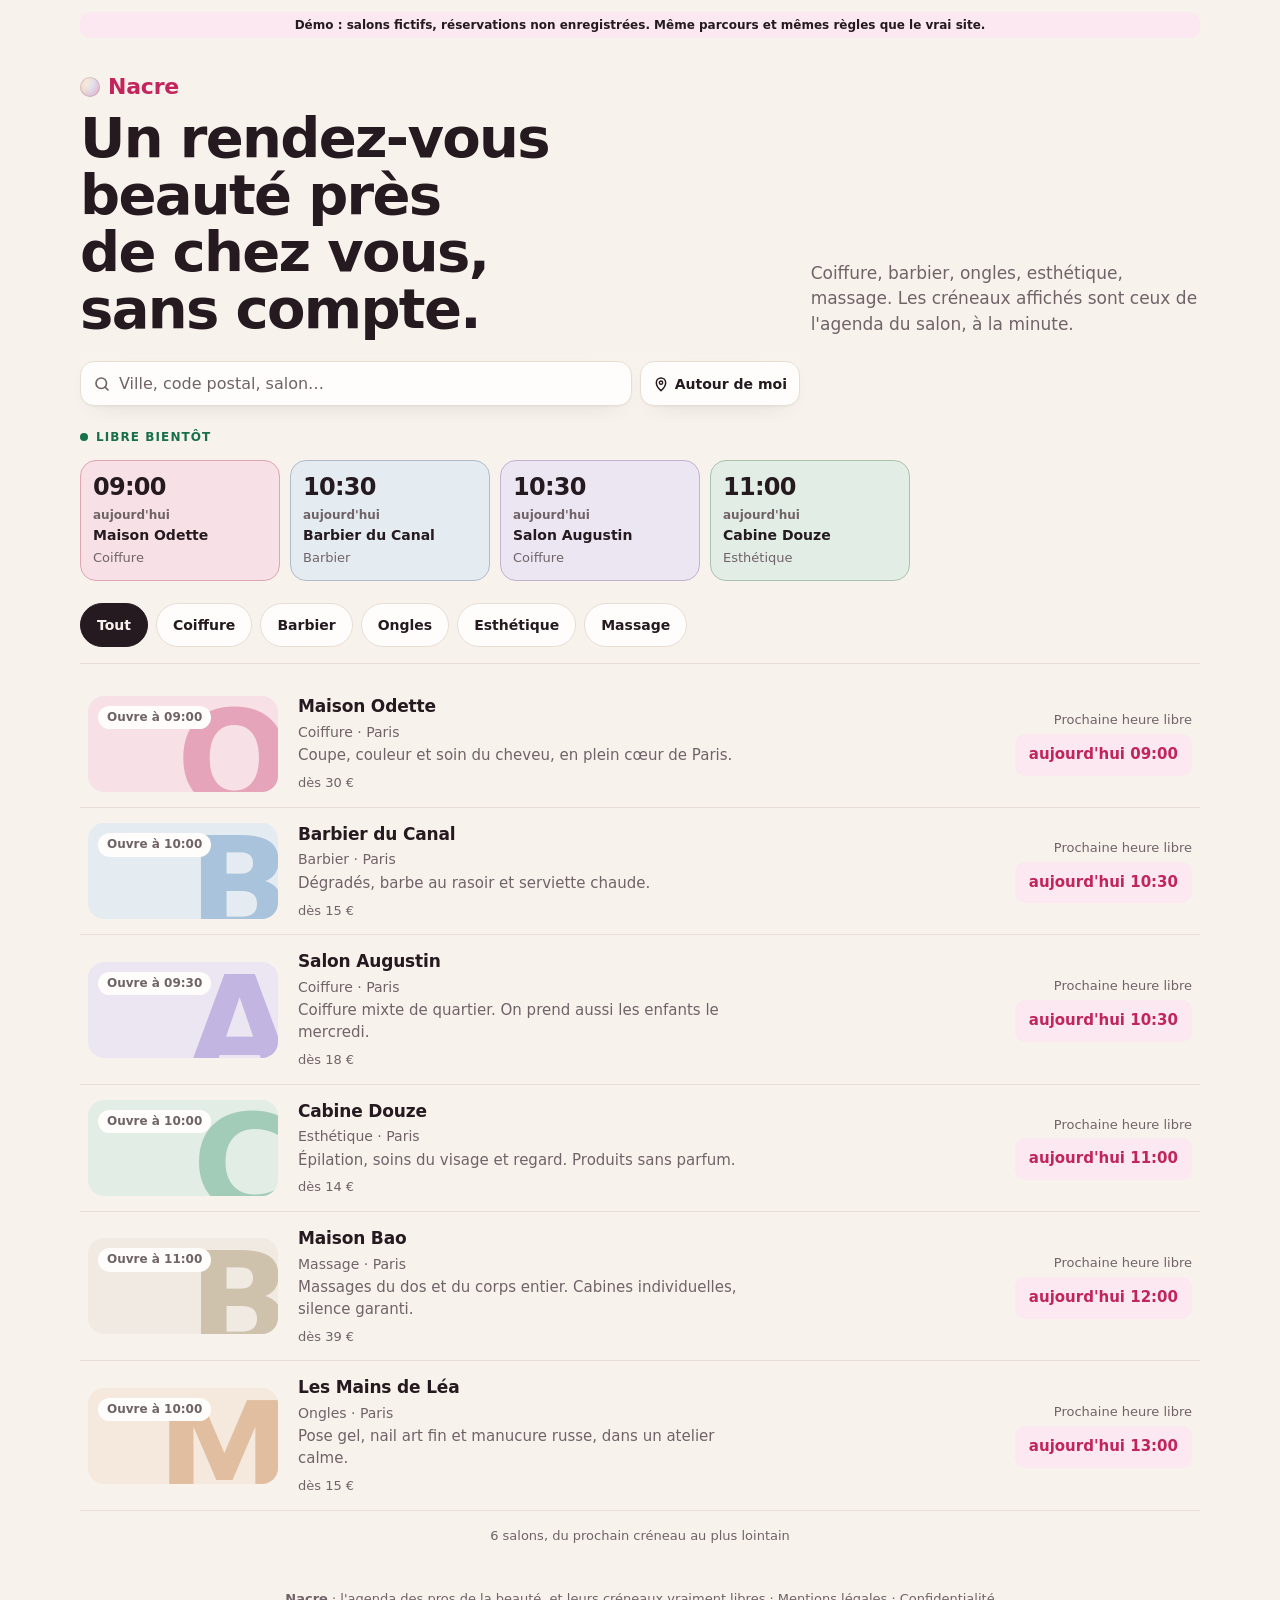
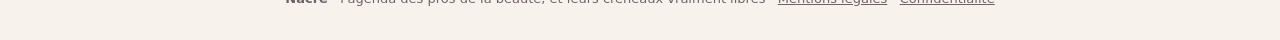
<file: index.html>
<!doctype html>
<html lang="fr">
  <head>
    <meta charset="utf-8" />
    <meta name="viewport" content="width=device-width, initial-scale=1, viewport-fit=cover" />
    <meta name="theme-color" content="#f8f2ed" media="(prefers-color-scheme: light)" />
    <meta name="theme-color" content="#241a1f" media="(prefers-color-scheme: dark)" />
    <title>Nacre · prendre rendez-vous</title>
    <link rel="icon" href="./favicon.svg" type="image/svg+xml" />
    <script type="module" crossorigin src="./assets/index-CzRiRSJl.js"></script>
    <link rel="modulepreload" crossorigin href="./assets/scheduling-CNsxlHNQ.js">
    <link rel="stylesheet" crossorigin href="./assets/index-DvCyM8KW.css">
  </head>
  <body>
    <div id="root"></div>
  </body>
</html>
</file>
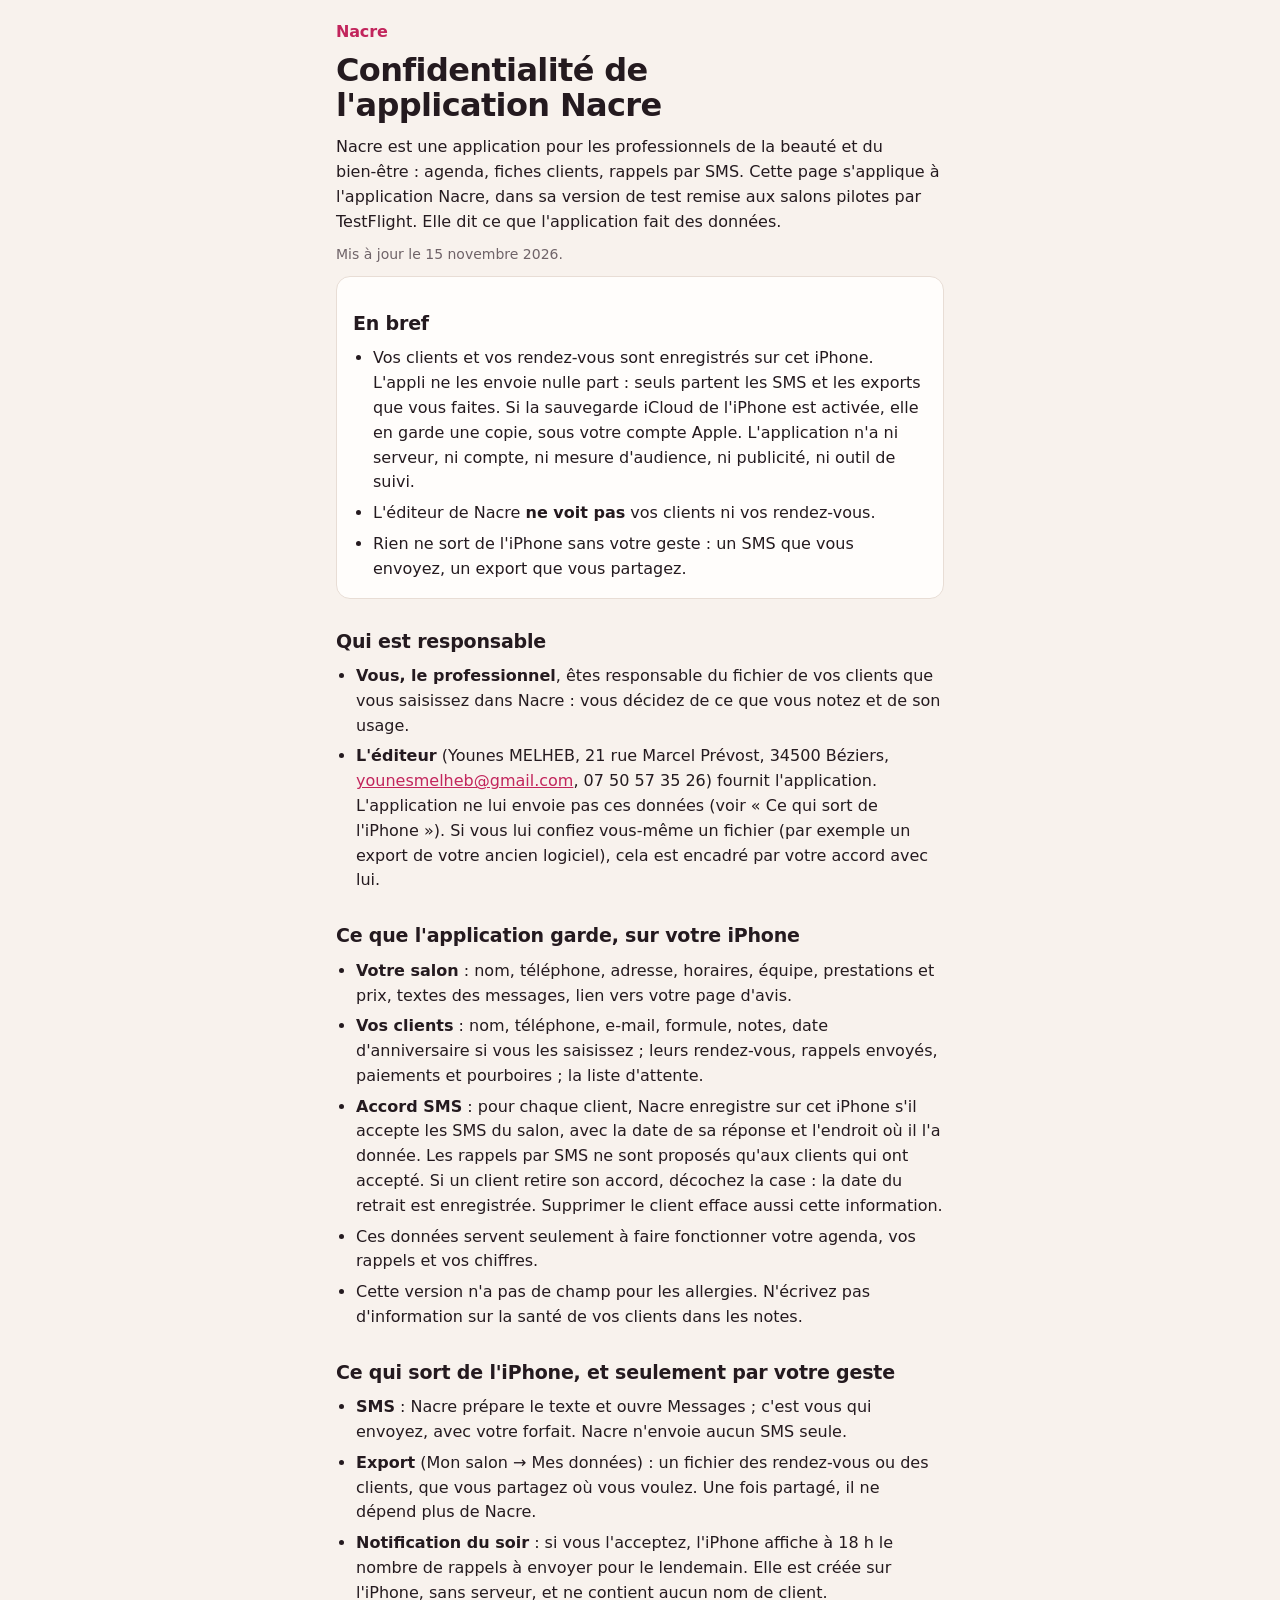
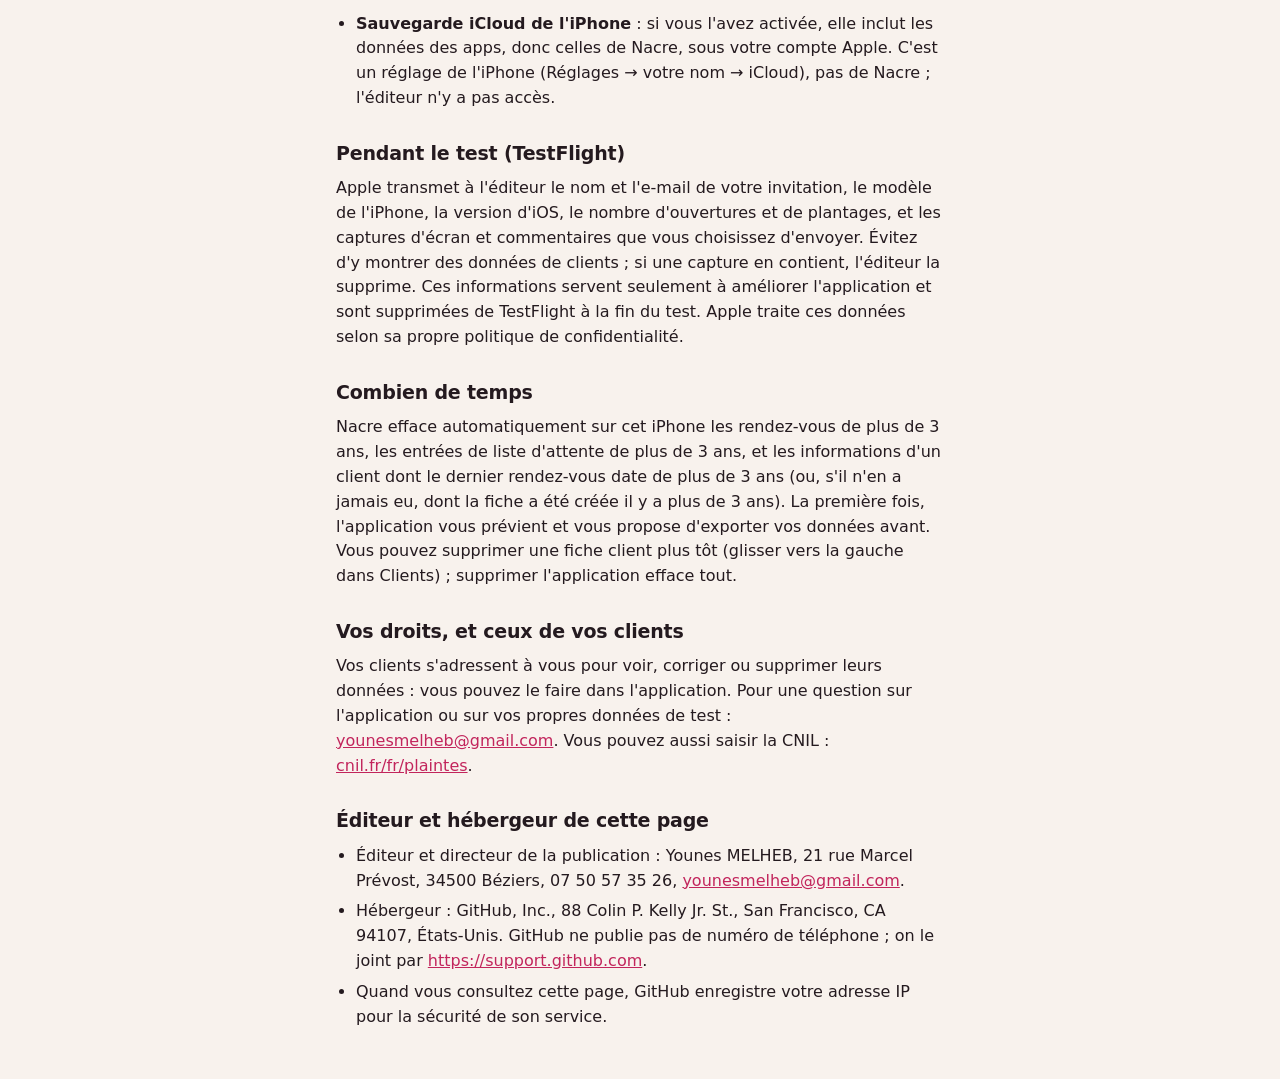
<file: confidentialite-iphone.html>
<!doctype html>
<!--
  Politique de confidentialité de l'application iPhone Nacre, publiée sur la démo publique :
  https://nacre-app.github.io/demo/confidentialite-iphone.html (lien dans l'app et dans App Store Connect).
  Page statique, sans script ni ressource externe. Texte : Constance (conformité). Les trous à remplir sont marqués class="todo".
  scripts/publish-demo.sh refuse de publier tant qu'il reste un trou ou un crochet dans le texte.
-->
<html lang="fr">
<head>
  <meta charset="utf-8" />
  <meta name="viewport" content="width=device-width, initial-scale=1, viewport-fit=cover" />
  <meta name="theme-color" content="#f8f2ed" media="(prefers-color-scheme: light)" />
  <meta name="theme-color" content="#241a1f" media="(prefers-color-scheme: dark)" />
  <title>Confidentialité de l'application Nacre</title>
  <link rel="icon" href="favicon.svg" type="image/svg+xml" />
  <style>
    :root { --bg: #f8f2ed; --card: #fffdfb; --fg: #241a1f; --muted: #6f6368; --line: #e8ddd5; --accent: #c2255c; --accent-soft: #fbe8f0; color-scheme: light; }
    @media (prefers-color-scheme: dark) {
      :root { --bg: #1d1418; --card: #2a1f24; --fg: #f8f2ed; --muted: #b3a5ab; --line: #3b2d33; --accent: #f0598a; --accent-soft: #3a1827; color-scheme: dark; }
    }
    * { box-sizing: border-box; }
    html, body { margin: 0; background: var(--bg); color: var(--fg); }
    body { font: 16px/1.55 -apple-system, BlinkMacSystemFont, "Avenir Next", system-ui, sans-serif; -webkit-text-size-adjust: 100%; }
    main { max-width: 640px; margin: 0 auto; padding: max(20px, env(safe-area-inset-top)) max(16px, env(safe-area-inset-right)) 40px max(16px, env(safe-area-inset-left)); overflow-wrap: anywhere; }
    .brand { font-weight: 800; color: var(--accent); margin: 0 0 8px; letter-spacing: -0.01em; }
    h1 { font-size: clamp(26px, 7vw, 32px); line-height: 1.1; letter-spacing: -0.02em; margin: 0 0 12px; text-wrap: balance; }
    h2 { font-size: 19px; letter-spacing: -0.01em; margin: 28px 0 8px; }
    p, li { max-width: 38em; }
    p { margin: 0 0 10px; }
    ul { margin: 0 0 10px; padding-left: 20px; }
    li { margin-bottom: 6px; }
    a { color: var(--accent); }
    .muted { color: var(--muted); font-size: 14px; }
    .bref { background: var(--card); border: 1px solid var(--line); border-radius: 14px; padding: 4px 16px 6px; }
    mark.todo { background: var(--accent-soft); color: var(--accent); font-weight: 600; border-radius: 4px; padding: 0 4px; }
  </style>
</head>
<body>
<main>
  <p class="brand">Nacre</p>
  <h1>Confidentialité de l'application Nacre</h1>
  <p>Nacre est une application pour les professionnels de la beauté et du bien-être : agenda, fiches clients, rappels par SMS. Cette page s'applique à l'application Nacre, dans sa version de test remise aux salons pilotes par TestFlight. Elle dit ce que l'application fait des données.</p>
  <p class="muted">Mis à jour le 15 novembre 2026.</p>

  <section class="bref">
    <h2>En bref</h2>
    <ul>
      <li>Vos clients et vos rendez-vous sont enregistrés sur cet iPhone. L'appli ne les envoie nulle part : seuls partent les SMS et les exports que vous faites. Si la sauvegarde iCloud de l'iPhone est activée, elle en garde une copie, sous votre compte Apple. L'application n'a ni serveur, ni compte, ni mesure d'audience, ni publicité, ni outil de suivi.</li>
      <li>L'éditeur de Nacre <strong>ne voit pas</strong> vos clients ni vos rendez-vous.</li>
      <li>Rien ne sort de l'iPhone sans votre geste : un SMS que vous envoyez, un export que vous partagez.</li>
    </ul>
  </section>

  <h2>Qui est responsable</h2>
  <ul>
    <li><strong>Vous, le professionnel</strong>, êtes responsable du fichier de vos clients que vous saisissez dans Nacre : vous décidez de ce que vous notez et de son usage.</li>
    <li><strong>L'éditeur</strong> (Younes MELHEB, 21 rue Marcel Prévost, 34500 Béziers, <a href="mailto:younesmelheb@gmail.com">younesmelheb@gmail.com</a>, 07 50 57 35 26) fournit l'application. L'application ne lui envoie pas ces données (voir « Ce qui sort de l'iPhone »). Si vous lui confiez vous-même un fichier (par exemple un export de votre ancien logiciel), cela est encadré par votre accord avec lui.</li>
  </ul>

  <h2>Ce que l'application garde, sur votre iPhone</h2>
  <ul>
    <li><strong>Votre salon</strong> : nom, téléphone, adresse, horaires, équipe, prestations et prix, textes des messages, lien vers votre page d'avis.</li>
    <li><strong>Vos clients</strong> : nom, téléphone, e-mail, formule, notes, date d'anniversaire si vous les saisissez ; leurs rendez-vous, rappels envoyés, paiements et pourboires ; la liste d'attente.</li>
    <li><strong>Accord SMS</strong> : pour chaque client, Nacre enregistre sur cet iPhone s'il accepte les SMS du salon, avec la date de sa réponse et l'endroit où il l'a donnée. Les rappels par SMS ne sont proposés qu'aux clients qui ont accepté. Si un client retire son accord, décochez la case : la date du retrait est enregistrée. Supprimer le client efface aussi cette information.</li>
    <li>Ces données servent seulement à faire fonctionner votre agenda, vos rappels et vos chiffres.</li>
    <li>Cette version n'a pas de champ pour les allergies. N'écrivez pas d'information sur la santé de vos clients dans les notes.</li>
  </ul>

  <h2>Ce qui sort de l'iPhone, et seulement par votre geste</h2>
  <ul>
    <li><strong>SMS</strong> : Nacre prépare le texte et ouvre Messages ; c'est vous qui envoyez, avec votre forfait. Nacre n'envoie aucun SMS seule.</li>
    <li><strong>Export</strong> (Mon salon → Mes données) : un fichier des rendez-vous ou des clients, que vous partagez où vous voulez. Une fois partagé, il ne dépend plus de Nacre.</li>
    <li><strong>Notification du soir</strong> : si vous l'acceptez, l'iPhone affiche à 18 h le nombre de rappels à envoyer pour le lendemain. Elle est créée sur l'iPhone, sans serveur, et ne contient aucun nom de client.</li>
    <li><strong>Sauvegarde iCloud de l'iPhone</strong> : si vous l'avez activée, elle inclut les données des apps, donc celles de Nacre, sous votre compte Apple. C'est un réglage de l'iPhone (Réglages → votre nom → iCloud), pas de Nacre ; l'éditeur n'y a pas accès.</li>
  </ul>

  <h2>Pendant le test (TestFlight)</h2>
  <p>Apple transmet à l'éditeur le nom et l'e-mail de votre invitation, le modèle de l'iPhone, la version d'iOS, le nombre d'ouvertures et de plantages, et les captures d'écran et commentaires que vous choisissez d'envoyer. Évitez d'y montrer des données de clients ; si une capture en contient, l'éditeur la supprime. Ces informations servent seulement à améliorer l'application et sont supprimées de TestFlight à la fin du test. Apple traite ces données selon sa propre politique de confidentialité.</p>

  <h2>Combien de temps</h2>
  <p>Nacre efface automatiquement sur cet iPhone les rendez-vous de plus de 3 ans, les entrées de liste d'attente de plus de 3 ans, et les informations d'un client dont le dernier rendez-vous date de plus de 3 ans (ou, s'il n'en a jamais eu, dont la fiche a été créée il y a plus de 3 ans). La première fois, l'application vous prévient et vous propose d'exporter vos données avant. Vous pouvez supprimer une fiche client plus tôt (glisser vers la gauche dans Clients) ; supprimer l'application efface tout.</p>

  <h2>Vos droits, et ceux de vos clients</h2>
  <p>Vos clients s'adressent à vous pour voir, corriger ou supprimer leurs données : vous pouvez le faire dans l'application. Pour une question sur l'application ou sur vos propres données de test : <a href="mailto:younesmelheb@gmail.com">younesmelheb@gmail.com</a>. Vous pouvez aussi saisir la CNIL : <a href="https://www.cnil.fr/fr/plaintes" rel="noreferrer">cnil.fr/fr/plaintes</a>.</p>

  <h2>Éditeur et hébergeur de cette page</h2>
  <ul>
    <li>Éditeur et directeur de la publication : Younes MELHEB, 21 rue Marcel Prévost, 34500 Béziers, 07 50 57 35 26, <a href="mailto:younesmelheb@gmail.com">younesmelheb@gmail.com</a>.</li>
    <li>Hébergeur : GitHub, Inc., 88 Colin P. Kelly Jr. St., San Francisco, CA 94107, États-Unis. GitHub ne publie pas de numéro de téléphone ; on le joint par <a href="https://support.github.com" rel="noreferrer">https://support.github.com</a>.</li>
    <li>Quand vous consultez cette page, GitHub enregistre votre adresse IP pour la sécurité de son service.</li>
  </ul>
</main>
</body>
</html>
</file>
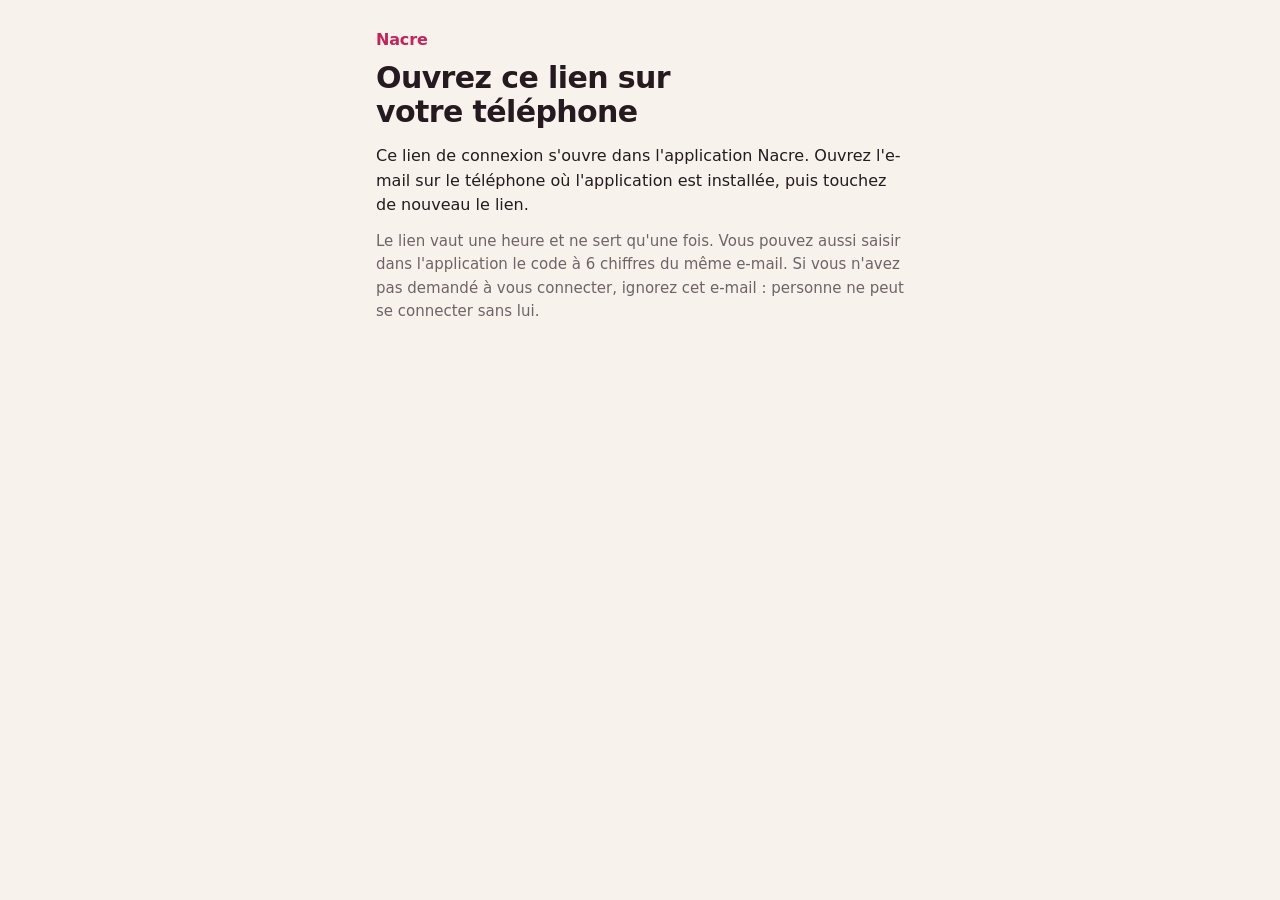
<file: connexion.html>
<!doctype html>
<!--
  Page ouverte par le lien de connexion d'un e-mail (https://<domaine>/connexion#e=<adresse>&t=<jeton>) quand
  l'application n'est pas installée sur cet appareil (docs/v2-comptes-et-synchro.md § 3.2, exigence 7 de Garance).
  Statique : aucun script d'un autre site, aucune requête, aucune session ouverte. Seul connexion.js, du même site,
  efface le fragment de la barre d'adresse. La page ne lit ni n'affiche l'adresse ni le jeton.
-->
<html lang="fr">
<head>
  <meta charset="utf-8" />
  <meta name="viewport" content="width=device-width, initial-scale=1, viewport-fit=cover" />
  <meta name="referrer" content="no-referrer" />
  <meta name="theme-color" content="#f8f2ed" media="(prefers-color-scheme: light)" />
  <meta name="theme-color" content="#241a1f" media="(prefers-color-scheme: dark)" />
  <title>Connexion à Nacre</title>
  <link rel="icon" href="/favicon.svg" type="image/svg+xml" />
  <link rel="stylesheet" href="/connexion.css" />
  <script src="/connexion.js"></script>
</head>
<body>
  <main>
    <p class="brand">Nacre</p>
    <h1>Ouvrez ce lien sur votre téléphone</h1>
    <p>
      Ce lien de connexion s'ouvre dans l'application Nacre. Ouvrez l'e-mail sur le téléphone où l'application est
      installée, puis touchez de nouveau le lien.
    </p>
    <p class="muted">
      Le lien vaut une heure et ne sert qu'une fois. Vous pouvez aussi saisir dans l'application le code à 6 chiffres
      du même e-mail. Si vous n'avez pas demandé à vous connecter, ignorez cet e-mail : personne ne peut se connecter
      sans lui.
    </p>
  </main>
</body>
</html>
</file>
<file: assets/index-DvCyM8KW.css>
:root{--bg: #f8f2ed;--card: #fffdfb;--fg: #241a1f;--muted: #6f6368;--line: #e8ddd5;--line-strong: #d9ccc2;--accent: #c2255c;--accent-ink: #ffffff;--accent-soft: #fbe8f0;--ok: #1d8257;--ok-soft: #e3f3ea;--nacre-reflet: linear-gradient(115deg, #f4d3df 0%, #f6e7d6 30%, #e3e6f4 60%, #f4d3df 100%);--mix: 13%;--ok-text: #17704a;--danger: #b42318;--gutter: 16px;--shadow: 0 1px 2px rgba(36, 26, 31, .04), 0 8px 24px -16px rgba(36, 26, 31, .25);--display: -apple-system, BlinkMacSystemFont, system-ui, "Segoe UI", Roboto, sans-serif;--body: var(--display);--ease: cubic-bezier(.2, .8, .2, 1);color-scheme:light}@media(prefers-color-scheme:dark){:root{--bg: #1d1418;--card: #2a1f24;--fg: #f8f2ed;--muted: #b3a5ab;--line: #3b2d33;--line-strong: #4c3c43;--accent: #f0598a;--accent-ink: #1b0a12;--accent-soft: #3a1827;--ok-text: #4cc38a;--ok-soft: #173326;--nacre-reflet: linear-gradient(115deg, #5a2a3d 0%, #4f3b2c 30%, #2f3450 60%, #5a2a3d 100%);--mix: 24%;--shadow: 0 1px 2px rgba(0,0,0,.3), 0 8px 24px -16px rgba(0,0,0,.6);color-scheme:dark}}*{box-sizing:border-box;-webkit-tap-highlight-color:transparent}html,body{margin:0;background:var(--bg);color:var(--fg);font-family:var(--body);font-size:100%;line-height:1.45}html{scroll-behavior:smooth}.shell{max-width:600px;margin:0 auto;padding-block:max(12px,env(safe-area-inset-top)) 32px;padding-left:max(var(--gutter),env(safe-area-inset-left));padding-right:max(var(--gutter),env(safe-area-inset-right));display:flex;flex-direction:column;gap:16px;min-height:100dvh}.page{display:flex;flex-direction:column;gap:16px;animation:appear .22s var(--ease)}@keyframes appear{0%{opacity:0;transform:translateY(6px)}to{opacity:1;transform:none}}h1,h2{font-family:var(--display);margin:0;text-wrap:balance;font-optical-sizing:auto}h1{font-size:clamp(1.75rem,7vw,2.125rem);font-weight:800;line-height:1.05;letter-spacing:-.025em}h2{font-size:1.3125rem;font-weight:700;letter-spacing:-.015em;margin-bottom:10px}p{margin:0}.muted{color:var(--muted)}.small{font-size:.8125rem}.center{text-align:center}.open{color:var(--ok-text);font-weight:600}.lead{font-size:1.0625rem;line-height:1.5;max-width:34em}.eyebrow{font:700 .75rem var(--body);text-transform:uppercase;letter-spacing:.09em}.hero{display:flex;flex-direction:column;gap:10px;padding-top:10px}.brand{font:800 .9375rem var(--display);letter-spacing:-.01em;color:var(--accent)}.hero h1{max-width:12em}.searchbar{position:sticky;top:max(0px,env(safe-area-inset-top));z-index:5;display:flex;gap:8px;padding:8px 0;margin:0 calc(-1 * var(--gutter));padding-left:var(--gutter);padding-right:var(--gutter);background:color-mix(in srgb,var(--bg) 78%,transparent);-webkit-backdrop-filter:blur(16px) saturate(160%);backdrop-filter:blur(16px) saturate(160%)}@media(prefers-reduced-transparency:reduce){.searchbar{background:var(--bg);-webkit-backdrop-filter:none;backdrop-filter:none}}.search{flex:1;display:flex;align-items:center;gap:8px;background:var(--card);border:1px solid var(--line);border-radius:14px;padding:0 12px;min-width:0;box-shadow:var(--shadow);color:var(--muted)}.search:focus-within{border-color:var(--accent);box-shadow:0 0 0 3px var(--accent-soft)}.search input{flex:1;min-width:0;border:0;background:none;font:500 1rem var(--body);color:var(--fg);padding:12px 0;outline:none}.search input::placeholder{color:var(--muted)}.search input::-webkit-search-cancel-button{display:none}.clear{border:0;background:none;color:var(--fg);width:44px;height:44px;margin:0 -11px;display:grid;place-items:center;cursor:pointer;flex:none}.clear span{width:22px;height:22px;border-radius:50%;background:var(--line);display:grid;place-items:center;font-size:1rem;line-height:1}.near{display:flex;align-items:center;gap:6px;border:1px solid var(--line);background:var(--card);color:var(--fg);border-radius:14px;padding:0 12px;font:600 .875rem var(--body);cursor:pointer;white-space:nowrap;box-shadow:var(--shadow);transition:transform .1s ease-out,background .15s}.near.on{background:var(--fg);color:var(--bg);border-color:var(--fg)}.near:active{transform:scale(.96)}.chips{display:flex;gap:8px;overflow-x:auto;margin:0 calc(-1 * var(--gutter));padding:2px var(--gutter) 4px;scrollbar-width:none}.chips::-webkit-scrollbar{display:none}.chip{flex:none;border:1px solid var(--line);background:var(--card);color:var(--fg);border-radius:999px;padding:0 16px;min-height:44px;font:600 .875rem var(--body);cursor:pointer;transition:transform .1s ease-out,background .15s,color .15s}.chip.on{background:var(--fg);color:var(--bg);border-color:var(--fg)}.chip:active{transform:scale(.95)}.list{display:flex;flex-direction:column;gap:10px}.card{display:grid;grid-template-columns:48px minmax(0,1fr) auto;grid-template-areas:"mono main chev" "mono slot chev";align-items:center;column-gap:14px;row-gap:6px;text-decoration:none;color:inherit;background:var(--card);border:1px solid var(--line);border-radius:18px;padding:14px;box-shadow:var(--shadow);transition:transform .12s var(--ease),border-color .15s}.card:active{transform:scale(.985)}@media(hover:hover){.card:hover{border-color:var(--line-strong)}}.card.skeleton{height:92px;background:linear-gradient(100deg,var(--card) 40%,var(--line) 50%,var(--card) 60%);background-size:300% 100%;animation:shimmer 1.4s linear infinite;border-color:transparent}.card.skeleton.tall{height:220px}@keyframes shimmer{to{background-position:-300% 0}}.mono{flex:none;width:48px;height:48px;border-radius:14px;color:#fff;display:grid;place-items:center;font:800 1.25rem var(--display);letter-spacing:-.02em}.mono.small{width:32px;height:32px;border-radius:10px;font-size:.9375rem}.card-main{flex:1;min-width:0;display:flex;flex-direction:column;gap:3px;font-size:.875rem}.card-top{display:flex;align-items:baseline;justify-content:space-between;gap:8px}.card-top strong{font-size:1.0625rem;font-family:var(--display);letter-spacing:-.01em}.dist{font-variant-numeric:tabular-nums;color:var(--muted);font-size:.8125rem;white-space:nowrap}.card .mono{grid-area:mono}.card-main{grid-area:main}.card .chev{grid-area:chev}.card-tag{display:none}.card-slot{grid-area:slot;font-size:.8125rem}.card-slot .when{display:none}.card-foot{display:flex;flex-wrap:wrap;gap:4px 12px;margin-top:4px;font-size:.8125rem}.next{font-weight:600;display:inline-flex;align-items:center;gap:6px}.dot{width:8px;height:8px;border-radius:50%;display:inline-block;background:var(--muted)}.dot.ok{background:var(--ok)}.empty{padding:32px 8px;text-align:center;color:var(--muted);text-wrap:balance}.topnav{margin-bottom:-8px}.salon-kind{color:var(--salon, var(--accent))}@media(prefers-color-scheme:dark){.salon-kind{color:var(--accent)}}.head{display:flex;flex-direction:column;gap:8px}.steps{display:flex;gap:6px}.steps span{flex:1;height:4px;border-radius:2px;background:var(--line);transition:background .25s var(--ease)}.steps span.on{background:var(--accent)}.summary{display:flex;flex-wrap:wrap;gap:8px}.pill{font:600 .8125rem var(--body);color:var(--fg);background:var(--accent-soft);border:0;border-radius:999px;padding:7px 14px;min-height:44px;cursor:pointer;transition:transform .1s ease-out}.pill:active{transform:scale(.95)}section{display:flex;flex-direction:column;gap:6px}.group{display:flex;flex-direction:column;gap:6px;margin-bottom:10px}.cat{font:700 .75rem var(--body);text-transform:uppercase;letter-spacing:.08em;color:var(--muted);margin:8px 0 2px}.row{display:flex;align-items:center;gap:12px;width:100%;text-align:left;background:var(--card);color:var(--fg);border:1px solid var(--line);border-radius:14px;padding:14px;font:inherit;cursor:pointer;transition:transform .1s ease-out,border-color .15s}.row:active{transform:scale(.985)}.row.picked{border-color:var(--accent)}.row-main{display:flex;flex-direction:column;gap:2px;flex:1;min-width:0}.row-main .muted{font-size:.875rem}.chev{color:var(--muted);font-size:1.375rem;line-height:1}.team{margin-top:8px}.avatars{display:flex;flex-direction:column;gap:10px;font-size:.875rem}.avatar{display:flex;align-items:center;gap:10px}.link{background:none;border:0;color:var(--accent);font:600 .9375rem var(--body);padding:6px 0;min-height:44px;display:inline-flex;align-items:center;cursor:pointer;text-align:left;text-decoration:none}.back{align-self:flex-start;margin-bottom:2px}.days{scroll-behavior:smooth;display:flex;gap:6px;overflow-x:auto;padding-bottom:6px;margin:0 calc(-1 * var(--gutter));padding-left:var(--gutter);padding-right:var(--gutter);scrollbar-width:none;scroll-snap-type:x proximity}.days::-webkit-scrollbar{display:none}.day{flex:none;width:64px;scroll-snap-align:start;display:flex;flex-direction:column;align-items:center;gap:2px;padding:8px 4px;border-radius:12px;border:1px solid var(--line);background:var(--card);color:var(--fg);font:inherit;cursor:pointer;transition:transform .1s ease-out,background .15s,color .15s}.day:active:not(:disabled){transform:scale(.95)}.day .wd{font-size:.6875rem;font-weight:700;text-transform:uppercase;letter-spacing:.04em}.day .dn{font:700 1.25rem var(--display)}.day .cnt{font-size:.6875rem;color:var(--accent);font-weight:600;white-space:nowrap}.day.on{background:var(--fg);color:var(--bg);border-color:var(--fg)}.day.on .cnt{color:var(--bg)}.day.off{opacity:.5;cursor:default}.day.off .cnt{color:var(--muted)}.times{display:grid;grid-template-columns:repeat(auto-fill,minmax(76px,1fr));gap:8px}.time{min-height:44px;padding:10px 0;border-radius:10px;border:1px solid var(--line);background:var(--card);color:var(--fg);font:600 .9375rem var(--body);font-variant-numeric:tabular-nums;cursor:pointer;transition:transform .1s ease-out,background .12s,color .12s}.time.on,.time:active{background:var(--accent);color:var(--accent-ink);border-color:var(--accent);transform:scale(.96)}.form{display:flex;flex-direction:column;gap:14px}.form label{display:flex;flex-direction:column;gap:6px;font-weight:600;font-size:.875rem}.form input:not([type=checkbox]){font:400 1.0625rem var(--body);color:var(--fg);background:var(--card);border:1px solid var(--line);border-radius:12px;padding:12px 14px;width:100%}.form input:focus{outline:2px solid var(--accent);outline-offset:1px;border-color:transparent}.check{flex-direction:row!important;align-items:flex-start;gap:10px!important;font-weight:400!important}.check input{margin-top:3px;accent-color:var(--accent);width:18px;height:18px}.btn{display:block;width:100%;text-align:center;text-decoration:none;background:var(--accent);color:var(--accent-ink);border:0;border-radius:14px;padding:15px;font:700 1.0625rem var(--body);cursor:pointer;transition:transform .1s ease-out}.btn:active{transform:scale(.98)}.btn:disabled{opacity:.6}.btn.danger{background:var(--danger);color:#fff}.err{color:var(--danger);font-weight:600}.done{align-items:center;text-align:center;gap:12px;padding-top:16px}.done .ok{width:64px;height:64px;border-radius:50%;background:var(--ok);color:#fff;font:700 2rem var(--display);display:grid;place-items:center;animation:pop .32s var(--ease)}@keyframes pop{0%{transform:scale(.6);opacity:0}to{transform:none;opacity:1}}.done .ok.off{background:var(--muted);animation:none}.done .lead{font-size:1.125rem;font-weight:600}.done .btn{max-width:320px}.done code{font-size:.75rem;word-break:break-all}.confirm{display:flex;flex-direction:column;gap:8px;align-items:center;background:var(--card);border:1px solid var(--line);border-radius:14px;padding:14px;width:100%}.prose{display:flex;flex-direction:column;gap:12px;overflow-wrap:anywhere}.prose h1{margin-bottom:4px}.prose h2{font-size:1.1875rem;margin:14px 0 0}.prose p,.prose li,.prose dd{line-height:1.55;max-width:38em}.prose ul{margin:0;padding-left:20px;display:flex;flex-direction:column;gap:6px}.prose a{color:var(--accent)}.facts{margin:0;display:flex;flex-direction:column;gap:6px}.facts dt{font-weight:700;margin-top:6px}.facts dd{margin:0}.basis{display:block;margin-top:4px;font-size:.875rem;color:var(--muted)}.box{background:var(--card);border:1px solid var(--line);border-radius:14px;padding:12px 14px}.draft{align-self:flex-start;font:700 .75rem var(--body);text-transform:uppercase;letter-spacing:.06em;color:var(--fg);background:var(--accent-soft);border-radius:999px;padding:5px 10px}mark.todo{background:var(--accent-soft);color:var(--accent);font-weight:600;border-radius:4px;padding:0 4px}.check-help{display:block;margin-top:3px}.form a{color:var(--accent)}.foot{margin-top:auto;padding-top:24px;font-size:.8125rem;color:var(--muted);text-align:center;text-wrap:balance}.foot a{color:inherit}.demo-note{font:600 .75rem var(--body);text-align:center;padding:6px 12px;margin:-4px calc(-1 * var(--gutter)) 0;background:var(--accent-soft);color:var(--fg)}.salon,.salon-info,.salon-panel{display:flex;flex-direction:column;gap:16px;min-width:0}.salon-panel>section{gap:6px}.salon:not(.step-service) .first-only{display:none}.panel-title,.steps-panel,.recap,.panel-empty{display:none}.days-wrap{display:flex;align-items:stretch;gap:6px}.days-wrap .days{flex:1;min-width:0}.days-arrow{display:none;flex:none;width:36px;border:1px solid var(--line);background:var(--card);color:var(--fg);border-radius:12px;font-size:1.25rem;cursor:pointer;margin-bottom:6px}.days-arrow:disabled{opacity:.35;cursor:default}@media(hover:hover)and (pointer:fine){.days-arrow{display:block}.days-wrap .days{margin:0;padding-left:0;padding-right:0}}@media(min-width:900px){:root{--gutter: 40px}.shell{max-width:1200px;gap:20px}.demo-note{margin:0;border-radius:10px}.hero{display:grid;grid-template-columns:minmax(0,1.4fr) minmax(0,1fr);align-items:end;column-gap:48px;padding-top:16px}.hero .brand{grid-column:1 / -1;font-size:1.375rem}.hero h1{font-size:clamp(2.5rem,4.4vw,3.5rem);max-width:15ch;letter-spacing:-.03em;line-height:1.02}.hero .lead{color:var(--muted);max-width:36ch;justify-self:end}.searchbar{max-width:720px;margin:0;padding-left:0;padding-right:0}.chips{flex-wrap:wrap;overflow:visible;margin:0;padding:0 0 16px;border-bottom:1px solid var(--line)}.list{gap:0}.card{grid-template-columns:48px minmax(0,1.3fr) minmax(0,1fr) auto;grid-template-areas:"mono main slot chev";column-gap:20px;background:none;border:0;border-bottom:1px solid var(--line);border-radius:0;box-shadow:none;padding:20px 8px}.card.skeleton{border-radius:12px;margin-bottom:8px}@media(hover:hover){.card:hover{background:var(--card)}}.card-tag{display:block;font-size:.9375rem;max-width:46ch}.card-slot{justify-self:end;display:flex;flex-direction:column;align-items:flex-end;gap:4px}.card-slot .when{display:block;color:var(--muted)}.card-slot .next{border:1px solid var(--line-strong);background:var(--card);border-radius:10px;padding:10px 14px;font-size:.9375rem;font-variant-numeric:tabular-nums}.salon{display:grid;grid-template-columns:minmax(0,1fr) 400px;gap:64px;align-items:start}.salon .first-only,.salon:not(.step-service) .first-only{display:flex;flex-direction:column;gap:6px}.salon-info .steps-top,.salon-info .summary{display:none}.head h1{font-size:clamp(2.25rem,4vw,3.25rem);letter-spacing:-.03em}.first-only .lead{margin-bottom:6px}.menu h2{font-size:1.3125rem}.item{background:none;border:0;border-bottom:1px solid var(--line);border-radius:0;padding:14px 4px}.item .row-main{flex-direction:row;align-items:baseline;gap:12px}.item .row-main:after{content:"";flex:1;order:1;border-bottom:1px dotted var(--line-strong);transform:translateY(-.3em)}.item .row-main .muted{order:2;font-variant-numeric:tabular-nums;white-space:nowrap}.item .chev{display:none}@media(hover:hover){.item:hover strong{color:var(--accent)}}.item.picked{box-shadow:inset 3px 0 0 var(--accent);padding-left:14px;border-color:var(--line)}.item.picked strong{color:var(--accent)}.salon-panel{position:sticky;top:24px;background:var(--card);border:1px solid var(--line);border-radius:20px;padding:20px;gap:14px;max-height:calc(100dvh - 48px);overflow-y:auto}.panel-title{display:block;font:700 1.1875rem var(--display);letter-spacing:-.01em}.steps-panel,.panel-empty{display:flex}.recap{display:flex;flex-direction:column;margin:0;padding:0;list-style:none;border-top:1px solid var(--line)}.recap li{display:grid;grid-template-columns:5.5rem minmax(0,1fr) auto;align-items:center;gap:8px;border-bottom:1px solid var(--line);font-size:.9375rem}.recap .k{color:var(--muted);font-size:.8125rem;font-weight:600}.recap .v{font-weight:600}.recap .link{font-size:.875rem}.salon-panel .back{display:none}.salon-panel h2{font-size:1.125rem}.salon-panel .row{padding:12px}.salon-panel .days{margin:0;padding-left:0;padding-right:0}.salon-panel .day{width:66px}.salon-panel .times{grid-template-columns:repeat(4,1fr)}.salon-panel .done{padding-top:4px}.salon-panel .done .btn{max-width:none}.page>.done,.page>.head{max-width:560px;width:100%;margin-inline:auto}.page>.prose,.page:has(>.prose)>.topnav{max-width:720px;width:100%;margin-inline:auto}}@media(prefers-reduced-motion:reduce){html{scroll-behavior:auto}.page{animation:fade .15s ease}@keyframes fade{0%{opacity:0}to{opacity:1}}.done .ok,.card.skeleton{animation:none}.days{scroll-behavior:auto}.card:active,.row:active,.btn:active,.chip:active,.near:active,.day:active:not(:disabled),.time:active,.pill:active{transform:none}}@media(prefers-contrast:more){:root{--line: var(--fg);--muted: var(--fg)}.searchbar{background:var(--bg);backdrop-filter:none}}.vh{position:absolute;width:1px;height:1px;overflow:hidden;clip-path:inset(50%);white-space:nowrap}.brand{display:inline-flex;align-items:center;gap:8px}.perle{width:20px;height:20px;border-radius:50%;background:var(--nacre-reflet);box-shadow:inset 0 0 0 1px color-mix(in srgb,var(--fg) 12%,transparent),inset -3px -4px 6px #c2255c2e;flex:none}.bientot h2{display:flex;align-items:center;gap:8px;margin:0 0 8px;font:700 .75rem var(--body);text-transform:uppercase;letter-spacing:.09em;color:var(--ok-text)}.pouls{width:8px;height:8px;border-radius:50%;background:currentColor;animation:pouls 2.4s var(--ease) infinite}@keyframes pouls{0%{box-shadow:0 0 color-mix(in srgb,currentColor 45%,transparent)}70%,to{box-shadow:0 0 0 7px transparent}}.rail{list-style:none;display:flex;gap:10px;overflow-x:auto;margin:0 calc(-1 * var(--gutter));padding:2px var(--gutter) 6px;scroll-snap-type:x mandatory;scrollbar-width:none}.rail::-webkit-scrollbar{display:none}.rail li{flex:none;scroll-snap-align:start}.tuile{width:150px;min-height:104px;display:flex;flex-direction:column;justify-content:space-between;gap:6px;padding:12px;border-radius:16px;text-decoration:none;color:var(--fg);border:1px solid color-mix(in srgb,var(--salon) 30%,var(--line));background:color-mix(in srgb,var(--salon) var(--mix),var(--card));transition:transform .1s ease-out}.tuile:active{transform:scale(.97)}.tuile .h{font:800 1.5rem var(--display);letter-spacing:-.03em;font-variant-numeric:tabular-nums}.tuile .j{display:block;font-size:.75rem;font-weight:600;color:var(--muted)}.tuile strong{display:block;font-size:.875rem}.tuile .muted{font-size:.8125rem}.card.v1{display:flex;flex-direction:column;padding:0;overflow:hidden;gap:0}.card.v1 .chev{display:none}.card.v1 .couv{position:relative;height:84px;background:color-mix(in srgb,var(--salon) var(--mix),var(--card));overflow:hidden}.couv .lettre{position:absolute;right:-6px;bottom:-36px;font:800 8.5rem/1 var(--display);letter-spacing:-.06em;color:color-mix(in srgb,var(--salon) 32%,transparent);user-select:none}.couv .etat,.head-salon .etat{position:absolute;left:12px;top:12px;padding:4px 10px;border-radius:999px;background:var(--card);font-size:.8125rem;font-weight:700;color:var(--muted)}.couv .etat.ouvert{color:var(--ok-text)}.card.v1 .card-main{padding:12px 14px 0}.card.v1 .card-slot{padding:10px 14px 14px}.card-slot .next{background:var(--accent-soft);color:var(--accent);border-radius:10px;padding:9px 12px;font-weight:700;font-size:.9375rem;font-variant-numeric:tabular-nums;min-height:40px}.next .libre{font-weight:600;font-size:.8125rem}.head-salon{position:relative;overflow:hidden;background:color-mix(in srgb,var(--salon) var(--mix),var(--bg));margin-inline:calc(-1 * var(--gutter));padding:20px var(--gutter) 22px}.head-salon>*:not(.lettre){position:relative}.head-salon .lettre{position:absolute;right:-10px;top:-30px;font:800 12rem/1 var(--display);letter-spacing:-.06em;color:color-mix(in srgb,var(--salon) 22%,transparent);user-select:none}.head-salon .salon-kind,.head-salon .muted{color:var(--fg)}.row .mono.small,.avatars .mono.small{width:44px;height:44px;border-radius:50%;font-size:1.125rem}.coche{width:64px;height:64px}.coche circle{fill:var(--ok-soft)}.coche path{fill:none;stroke:var(--ok-text);stroke-width:4;stroke-linecap:round;stroke-linejoin:round;stroke-dasharray:40;stroke-dashoffset:40;animation:trace .42s .12s var(--ease) forwards}@keyframes trace{to{stroke-dashoffset:0}}.billet{width:100%;text-align:left;border-radius:22px;background:var(--card);border:1px solid var(--line);overflow:hidden;box-shadow:0 1px 2px #241a1f0d,0 18px 40px -26px #241a1f73}.billet .reflet{height:10px;background:var(--nacre-reflet);background-size:220% 100%;animation:reflet 6s ease-in-out 1 both}@keyframes reflet{0%{background-position:100% 0}to{background-position:0 0}}.billet-haut{display:grid;grid-template-columns:auto 1fr;gap:14px;padding:16px;align-items:center}.cal{width:64px;border-radius:14px;overflow:hidden;text-align:center;border:1px solid var(--line);display:flex;flex-direction:column}.cal .m{background:var(--accent);color:var(--accent-ink);font:700 .6875rem var(--body);text-transform:uppercase;letter-spacing:.08em;padding:3px 0}.cal .j{font:800 1.75rem/1.15 var(--display);padding-top:2px}.cal .s{font-size:.6875rem;color:var(--muted);padding-bottom:4px;font-weight:600}.billet .quand{font:800 1.375rem var(--display);letter-spacing:-.02em;font-variant-numeric:tabular-nums}.billet .quoi{font-weight:600}.billet .sep{border:0;border-top:1px dashed var(--line-strong);margin:0 16px}.billet-bas{display:flex;align-items:center;gap:10px;padding:14px 16px 16px;font-size:.9375rem}.mono.rond{border-radius:50%;background:var(--accent);color:var(--accent-ink)}.billet.off .quand{text-decoration:line-through;color:var(--muted)}.billet.off .reflet{display:none}@media(min-width:900px){.rail{margin:0;padding-left:0;padding-right:0;flex-wrap:wrap}.tuile{width:200px}.card.v1{display:grid;grid-template-columns:140px minmax(0,1.3fr) minmax(0,1fr);grid-template-areas:"couv main slot";align-items:center;column-gap:20px;padding:14px 8px;overflow:visible}.card.v1 .couv{grid-area:couv;height:96px;border-radius:16px}.card.v1 .card-main,.card.v1 .card-slot{padding:0}.card-slot .next{border:0;padding:10px 14px}.card-slot .next .libre{display:none}.head-salon{margin-inline:0;border-radius:22px;padding:26px 26px 28px}}@media(prefers-reduced-motion:reduce){.pouls,.billet .reflet{animation:none}.coche path{animation:none;stroke-dashoffset:0}}@media(prefers-contrast:more){.couv .lettre,.head-salon .lettre{display:none}}h1{font-weight:700;letter-spacing:-.025em}h2,.panel-title{font-weight:650;letter-spacing:-.015em}.brand{font-weight:700;letter-spacing:-.01em}.tuile .h,.billet .quand,.cal .j,.couv .lettre,.head-salon .lettre,.mono{font-weight:700}.card.v1{align-items:stretch}.rail{scroll-padding-inline:var(--gutter)}.day{width:74px}.head-salon .lettre{color:color-mix(in srgb,var(--salon) 16%,transparent)}@media(min-width:900px){.card.v1{grid-template-columns:190px minmax(0,1.3fr) minmax(0,1fr);align-items:center}.card.v1 .couv .etat{left:10px;top:10px;padding:3px 9px;font-size:.75rem;white-space:nowrap}.salon-panel .day{width:74px}}
</file>
<file: connexion.css>
/* Page /connexion : identité Nacre, lisible à 360 px, en clair et en sombre. Polices du système : aucune requête de plus. */
:root { --bg: #f8f2ed; --fg: #241a1f; --muted: #6f6368; --accent: #c2255c; color-scheme: light; }
@media (prefers-color-scheme: dark) {
  :root { --bg: #1d1418; --fg: #f8f2ed; --muted: #b3a5ab; --accent: #f0598a; color-scheme: dark; }
}
* { box-sizing: border-box; }
html, body { margin: 0; background: var(--bg); color: var(--fg); }
body { font: 16px/1.55 -apple-system, BlinkMacSystemFont, "Avenir Next", system-ui, sans-serif; -webkit-text-size-adjust: 100%; }
main { max-width: 560px; margin: 0 auto; padding: max(28px, env(safe-area-inset-top)) max(16px, env(safe-area-inset-right)) 40px max(16px, env(safe-area-inset-left)); overflow-wrap: anywhere; }
.brand { font-weight: 800; color: var(--accent); margin: 0 0 8px; letter-spacing: -0.01em; }
h1 { font-size: clamp(24px, 7vw, 30px); line-height: 1.15; letter-spacing: -0.02em; margin: 0 0 14px; text-wrap: balance; }
p { margin: 0 0 12px; max-width: 38em; }
.muted { color: var(--muted); font-size: 15px; }
</file>
